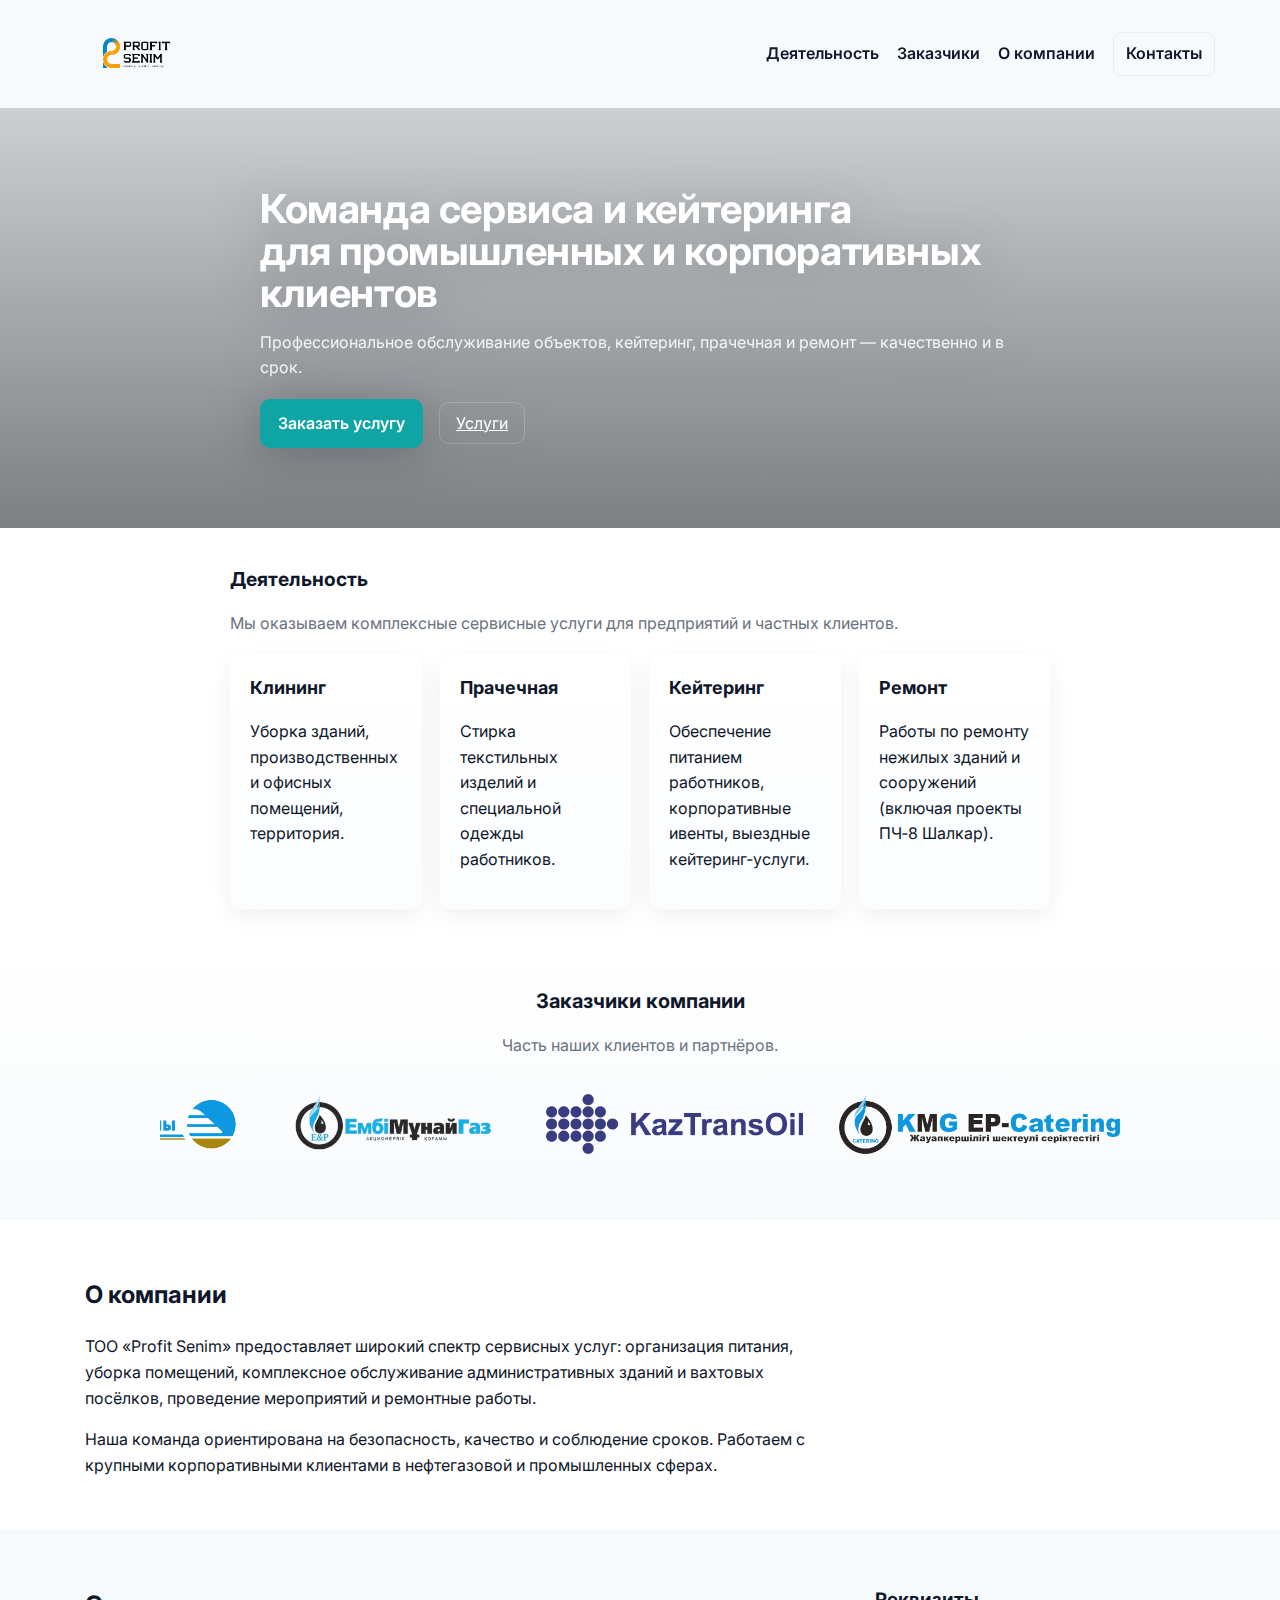
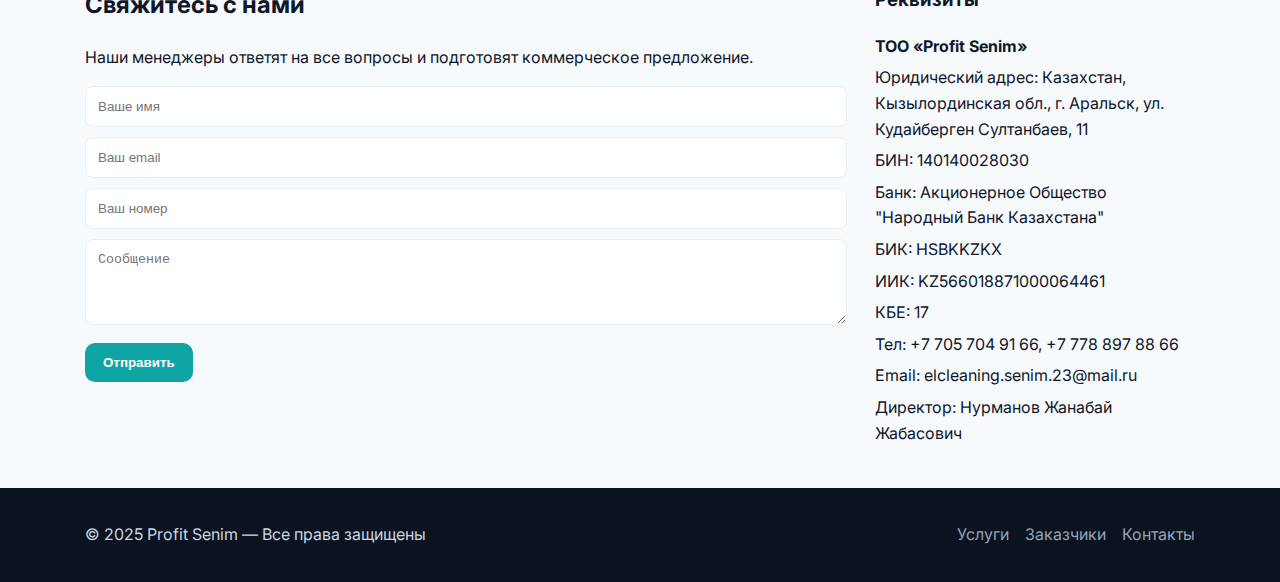
<file: index.html>
<!doctype html>
<html lang="ru">
<head>
  <meta charset="utf-8">
  <meta name="viewport" content="width=device-width, initial-scale=1">
    <title>Profit Senim — Сервис, кейтеринг и комплексное обслуживание предприятий</title>
    <meta name="description" content="ТОО «Profit Senim»: кейтеринг, клининг, прачечная и ремонт для промышленных и корпоративных клиентов. Работаем с безопасностью, качеством и строгим выполнением сроков.">
  <meta name="theme-color" content="#0f172a">
  <!-- Use a modern system font stack and Inter fallback from Google Fonts for headings -->
  <link rel="preconnect" href="https://fonts.googleapis.com">
  <link rel="preconnect" href="https://fonts.gstatic.com" crossorigin>
  <link href="https://fonts.googleapis.com/css2?family=Inter:wght@300;400;600;700&display=swap" rel="stylesheet">
  <link rel="stylesheet" href="styles.css">
</head>
<body>
  <header class="site-header">
    <div class="wrap container header-inner">
      <a class="logo" href="/">
        <img src="assets/logos/profit_senim.png" alt="Profit Senim"/>
      </a>
      <button id="burger" class="burger" aria-label="Меню">
        <span></span>
        <span></span>
        <span></span>
      </button>
      <nav class="main-nav">
        <a href="#services">Деятельность</a>
        <a href="#clients">Заказчики</a>
        <a href="#about">О компании</a>
        <a href="#contacts" class="btn-outline">Контакты</a>
      </nav>
    </div>
  </header>

  <section class="hero">
    <div class="hero-bg"></div>
    <div class="container hero-inner">
      <div class="hero-content">
        <h1>Команда сервиса и кейтеринга<br>для промышленных и корпоративных клиентов</h1>
        <p class="lead">Профессиональное обслуживание объектов, кейтеринг, прачечная и ремонт — качественно и в срок.</p>
        <div class="hero-cta">
          <a href="#contacts" class="btn-primary">Заказать услугу</a>
          <a href="#services" class="btn-ghost">Услуги</a>
        </div>
      </div>
    </div>
  </section>

  <main>
    <section id="services" class="services">
      <div class="container">
        <h2>Деятельность</h2>
        <p class="section-note">Мы оказываем комплексные сервисные услуги для предприятий и частных клиентов.</p>
        <div class="services-grid">
          <div class="service">
            <h3>Клининг</h3>
            <p>Уборка зданий, производственных и офисных помещений, территория.</p>
          </div>
          <div class="service">
            <h3>Прачечная</h3>
            <p>Стирка текстильных изделий и специальной одежды работников.</p>
          </div>
          <div class="service">
            <h3>Кейтеринг</h3>
            <p>Обеспечение питанием работников, корпоративные ивенты, выездные кейтеринг‑услуги.</p>
          </div>
          <div class="service">
            <h3>Ремонт</h3>
            <p>Работы по ремонту нежилых зданий и сооружений (включая проекты ПЧ‑8 Шалкар).</p>
          </div>
        </div>
      </div>
    </section>

    <section id="clients" class="clients">
      <div class="container">
        <h2>Заказчики компании</h2>
        <p class="note">Часть наших клиентов и партнёров.</p>
        <div class="logos-slider" aria-hidden="false">
          <div class="track">
              <div class="item"><img src="assets/logos/nc_kz.png" alt="Қазақстан темір жолы"></div>
              <div class="item"><img src="assets/logos/logo1.png" alt="Эмбамунайгаз"></div>
              <div class="item"><img src="assets/logos/kaztransoil.png" alt="КазТрансОйл"></div>
              <div class="item"><img src="assets/logos/logo2.png" alt="KMG EP-Catering"></div>
            </div>
        </div>
      </div>
    </section>

    <section id="about" class="about">
      <div class="container about-inner">
        <div class="about-text">
          <h2>О компании</h2>
          <p>ТОО «Profit Senim» предоставляет широкий спектр сервисных услуг: организация питания, уборка помещений, комплексное обслуживание административных зданий и вахтовых посёлков, проведение мероприятий и ремонтные работы.</p>
          <p>Наша команда ориентирована на безопасность, качество и соблюдение сроков. Работаем с крупными корпоративными клиентами в нефтегазовой и промышленных сферах.</p>
        </div>
        <div class="about-media">
          <div class="about-cta reveal">
            <p>Готовы обсудить проект или заказать выездной кейтеринг?</p>
            <a href="#contacts" class="btn-primary">Заказать звонок</a>
          </div>
        </div>
      </div>
    </section>

    <section id="contacts" class="contacts">
      <div class="container">
        <div class="contact-grid">
          <div>
            <h2>Свяжитесь с нами</h2>
            <p>Наши менеджеры ответят на все вопросы и подготовят коммерческое предложение.</p>
            <form class="contact-form" action="#" method="post">
              <input type="text" name="name" placeholder="Ваше имя" required>
              <input type="email" name="email" placeholder="Ваш email" required>
              <input type="tel" name="phone" placeholder="Ваш номер" required>
              <textarea name="message" rows="4" placeholder="Сообщение"></textarea>
              <button class="btn-primary" type="submit">Отправить</button>
            </form>
          </div>
          <aside class="company-info">
            <h3>Реквизиты</h3>
            <p><strong>ТОО «Profit Senim»</strong></p>
            <p>Юридический адрес: Казахстан, Кызылординская обл., г. Аральск, ул. Кудайберген Султанбаев, 11</p>
            <p>БИН: 140140028030</p>
            <p>Банк: Акционерное Общество "Народный Банк Казахстана"</p>
            <p>БИК: HSBKKZKX</p>
            <p>ИИК: KZ566018871000064461</p>
            <p>КБЕ: 17</p>
            <p>Тел: +7 705 704 91 66, +7 778 897 88 66</p>
            <p>Email: elcleaning.senim.23@mail.ru</p>
            <p>Директор: Нурманов Жанабай Жабасович</p>
          </aside>
        </div>
      </div>
    </section>
  </main>

  <footer class="site-footer">
    <div class="container footer-inner">
      <p>© 2025 Profit Senim — Все права защищены</p>
      <nav class="footer-nav">
        <a href="#services">Услуги</a>
        <a href="#clients">Заказчики</a>
        <a href="#contacts">Контакты</a>
      </nav>
    </div>
  </footer>
</body>
<script>
  // Burger menu toggle
  (function(){
    const burger = document.getElementById('burger');
    burger && burger.addEventListener('click', function(){
      document.documentElement.classList.toggle('nav-open');
    });
  })();

  // Interactive logos slider: wheel + drag + touch support
  (function(){
    const track = document.querySelector('.logos-slider .track');
    if(!track) return;

    // Wheel -> horizontal scroll
    track.addEventListener('wheel', (e) => {
      if(Math.abs(e.deltaY) > 0){
        e.preventDefault();
        track.scrollLeft += e.deltaY;
      }
    }, {passive: false});

    // Drag to scroll (mouse)
    let isDown = false;
    let startX;
    let scrollLeft;
    track.addEventListener('mousedown', (e) => {
      isDown = true;
      track.classList.add('dragging');
      startX = e.pageX - track.offsetLeft;
      scrollLeft = track.scrollLeft;
    });
    track.addEventListener('mouseleave', () => { isDown = false; track.classList.remove('dragging'); });
    track.addEventListener('mouseup', () => { isDown = false; track.classList.remove('dragging'); });
    track.addEventListener('mousemove', (e) => {
      if(!isDown) return;
      e.preventDefault();
      const x = e.pageX - track.offsetLeft;
      const walk = (x - startX) * 1; // scroll-fast factor
      track.scrollLeft = scrollLeft - walk;
    });

    // Touch support
    let touchStartX = 0;
    let touchStartScroll = 0;
    track.addEventListener('touchstart', (e) => { touchStartX = e.touches[0].pageX; touchStartScroll = track.scrollLeft; }, {passive: true});
    track.addEventListener('touchmove', (e) => { const x = e.touches[0].pageX; const walk = touchStartX - x; track.scrollLeft = touchStartScroll + walk; }, {passive: true});

    // Prevent image drag
    track.querySelectorAll('img').forEach(img => img.addEventListener('dragstart', (e) => e.preventDefault()));
  })();
</script>

</body>
</html>
</file>
<file: styles.css>
#root, :root{
  --bg:#f7fafc;
  --surface:#ffffff;
  --muted:#6b7280;
  --accent:#0ea5a4; /* teal */
  --accent-2:#2563eb; /* blue */
  --text:#0f172a;
  --soft-shadow: 0 8px 24px rgba(15,23,42,0.06);
}
*{box-sizing:border-box}
html,body{height:100%}
body{
  margin:0;
  font-family: Inter, system-ui, -apple-system, "Segoe UI", Roboto, "Helvetica Neue", Arial;
  background:var(--bg);
  color:var(--text);
  -webkit-font-smoothing:antialiased;
  -moz-osx-font-smoothing:grayscale;
  line-height:1.6;
  font-size:16px;
}

/* Layout helpers */
.container{max-width:1150px;margin:0 auto;padding:0 20px}
.wrap{display:flex;align-items:center;justify-content:space-between;gap:16px}

/* Header */
.site-header{background:transparent;position:sticky;top:0;z-index:50;backdrop-filter:blur(4px)}
.header-inner{padding:14px 0}
.logo{background:transparent;padding:0;border-radius:0;display:inline-block;box-shadow:none}
.logo img{height:56px;display:block}
.main-nav a{margin-left:18px;color:var(--text);text-decoration:none;font-weight:600}
.main-nav .btn-outline{padding:8px 12px;border:1px solid rgba(15,23,42,0.06);border-radius:8px}
.main-nav a:focus,.main-nav a:hover{opacity:.92}

/* Hero */
.hero{position:relative;min-height:420px;display:flex;align-items:center}
.hero-bg{position:absolute;inset:0;background-image:linear-gradient(0deg,rgba(5,10,15,0.52),rgba(5,10,15,0.18)),url('https://images.unsplash.com/photo-1542744173-05336fcc7ad4?ixlib=rb-4.0.3&auto=format&fit=crop&w=1600&q=80');background-size:cover;background-position:center;filter:contrast(0.96);}
.hero-inner{position:relative;padding:64px 0}
.hero-content{max-width:760px;color:#fff}
.hero h1{font-size:40px;margin:0 0 12px;line-height:1.05;font-weight:700;letter-spacing:-0.01em}
.hero .lead{opacity:0.95;margin-bottom:18px;color:rgba(255,255,255,0.92);font-weight:400}
.btn-primary{background:var(--accent);color:#fff;padding:12px 18px;border-radius:10px;text-decoration:none;display:inline-block;font-weight:600}
.btn-ghost{margin-left:12px;background:transparent;border:1px solid rgba(255,255,255,0.18);color:#fff;padding:10px 16px;border-radius:10px}

/* Services */
.services{padding:40px 0;background:var(--surface)}
.services h2{margin:0 0 12px;font-size:24px}
.section-note{color:var(--muted);margin-bottom:18px}
.services-grid{display:grid;grid-template-columns:repeat(4,1fr);gap:18px}
.service{background:linear-gradient(180deg,#fff,#fbfdff);padding:20px;border-radius:12px;text-align:left;box-shadow:var(--soft-shadow)}
.service h3{margin:0 0 8px;font-size:18px}

/* Clients */
.clients{padding:36px 0;background:linear-gradient(180deg,#fff,#fbfdff)}
.logos{display:grid;grid-template-columns:repeat(auto-fit,minmax(140px,1fr));gap:18px;align-items:center;justify-items:center}
.logo img{max-width:160px;max-height:72px;object-fit:contain}

/* Logos slider — interactive horizontal scroll */
.logos-slider{overflow:hidden;padding:18px 0}
.logos-slider .track{display:flex;gap:36px;align-items:center;overflow-x:auto;scroll-snap-type:x mandatory;padding-bottom:8px;-webkit-overflow-scrolling:touch}
.logos-slider .track.dragging{cursor:grabbing;cursor:-webkit-grabbing}
.logos-slider .item{flex:0 0 auto;scroll-snap-align:start}
.logos-slider img{max-height:60px;opacity:0.95;pointer-events:none;display:block}
.logos-slider .track::-webkit-scrollbar{height:10px}
.logos-slider .track::-webkit-scrollbar-thumb{background:rgba(15,23,42,0.12);border-radius:999px}
.logos-slider .track{scrollbar-width:thin}

/* Burger menu */
.burger{display:none;background:transparent;border:0;padding:8px;cursor:pointer}
.burger span{display:block;width:22px;height:2px;background:#0f172a;margin:4px 0;transition:all .25s}
.main-nav{display:flex;align-items:center}
.main-nav a{transition:opacity .15s}
.nav-open .burger span:nth-child(1){transform:rotate(45deg) translate(4px,6px)}
.nav-open .burger span:nth-child(2){opacity:0}
.nav-open .burger span:nth-child(3){transform:rotate(-45deg) translate(4px,-6px)}

@media (max-width:720px){
  .burger{display:block}
  .main-nav{position:fixed;top:72px;right:0;background:#fff;flex-direction:column;padding:18px;border-left:1px solid #eee;display:none;width:220px;box-shadow:0 8px 30px rgba(15,23,42,0.08)}
  .main-nav a{display:block;padding:10px 0}
  .nav-open .main-nav{display:flex}
}

@media (max-width:520px){
  .logo img{height:36px}
  .header-inner{padding:8px 0}
  .hero-inner{padding:28px 0}
}

@media (max-width:380px){
  .logo img{height:30px}
  .hero h1{font-size:20px}
  .hero-inner{padding:18px 0}
}

/* Add horizontal padding inside hero on small screens to avoid text touching edges */
@media (max-width:520px){
  .hero-content{padding:0 18px}
  .hero h1{font-size:22px}
  .hero .lead{font-size:14px}
}

/* About section: make stats stack cleanly on small screens */
@media (max-width:720px){
  .about-inner{grid-template-columns:1fr}
  .about-media{order:2}
  .about-text{order:1}
  .stat-grid{flex-direction:row;flex-wrap:wrap;justify-content:center}
  .stat{min-width:140px;margin:8px}
}

@media (max-width:520px){
  .stat-grid{flex-direction:column;align-items:stretch}
  .stat{min-width:unset;width:100%;margin:8px 0}
  .about-cta{text-align:center}
}

/* About */
.about{padding:36px 0;background:var(--surface)}
.about-inner{display:grid;grid-template-columns:1fr 360px;gap:24px;align-items:center}
.about-media img{width:100%;border-radius:8px}

/* About stat grid + CTA */
.stat-grid{display:flex;gap:12px;justify-content:center;align-items:center}
.stat{background:linear-gradient(180deg,#fff,#f8fafc);padding:18px;border-radius:10px;min-width:120px;box-shadow:0 8px 24px rgba(15,23,42,0.06);text-align:center}
.stat .num{font-size:20px;font-weight:700;color:#0f172a}
.stat .label{font-size:13px;color:var(--muted);margin-top:6px}
.about-cta{margin-top:14px;text-align:center}
.about-cta p{margin:0 0 10px;color:#0f172a}

/* Reveal animation */
.reveal{opacity:0;transform:translateY(10px);animation:revealUp .6s ease forwards;animation-delay:.15s}
.reveal:nth-child(2){animation-delay:.28s}
.reveal:nth-child(3){animation-delay:.42s}
@keyframes revealUp{to{opacity:1;transform:none}}

/* Slight visual polish */
.service{transition:transform .28s,box-shadow .28s}
.service:hover{transform:translateY(-6px);box-shadow:0 12px 40px rgba(15,23,42,0.08)}
.hero-content{filter:drop-shadow(0 6px 24px rgba(2,6,23,0.25))}

/* Contacts */
.contacts{padding:36px 0;background:var(--bg)}
.contact-grid{display:grid;grid-template-columns:1fr 320px;gap:28px}
.contact-form input,.contact-form textarea{width:100%;padding:12px;border:1px solid #e6eef6;border-radius:8px;margin-bottom:10px;background:#fff}
.contact-form button{border:none}
.company-info p{margin:6px 0;color:var(--text)}

/* Footer */
.site-footer{background:#0b1220;color:#cbd5e1;padding:18px 0}
.footer-inner{display:flex;align-items:center;justify-content:space-between}
.footer-nav a{margin-left:12px;color:#94a3b8;text-decoration:none}

/* Responsive */
@media (max-width:980px){
  .services-grid{grid-template-columns:repeat(2,1fr)}
  .about-inner{grid-template-columns:1fr}
  .contact-grid{grid-template-columns:1fr}
}
@media (max-width:720px){
  .hero h1{font-size:28px}
  .main-nav{display:none}
  .services-grid{grid-template-columns:1fr}
}

/* Clients section */
.clients{padding:40px 20px;background:linear-gradient(180deg,#fff,#f7fafc)}
.clients .container{max-width:1000px;margin:0 auto;text-align:center}
.clients h2{margin:0 0 8px;font-size:1.25rem}
.clients .note{color:var(--muted);margin-bottom:18px}
.logos{display:grid;grid-template-columns:repeat(auto-fit,minmax(140px,1fr));gap:18px;align-items:center;justify-items:center}
.logo{background:transparent;padding:12px;border-radius:8px}
.logo img{max-width:120px;max-height:60px;display:block}

/* Services section */
.services{padding:36px 20px}
.services .container{max-width:860px;margin:0 auto}
.services h2{margin-bottom:12px;font-size:1.2rem}
.services ol{padding-left:1.2rem;color:#111827}
.services li{margin:8px 0}
</file>
